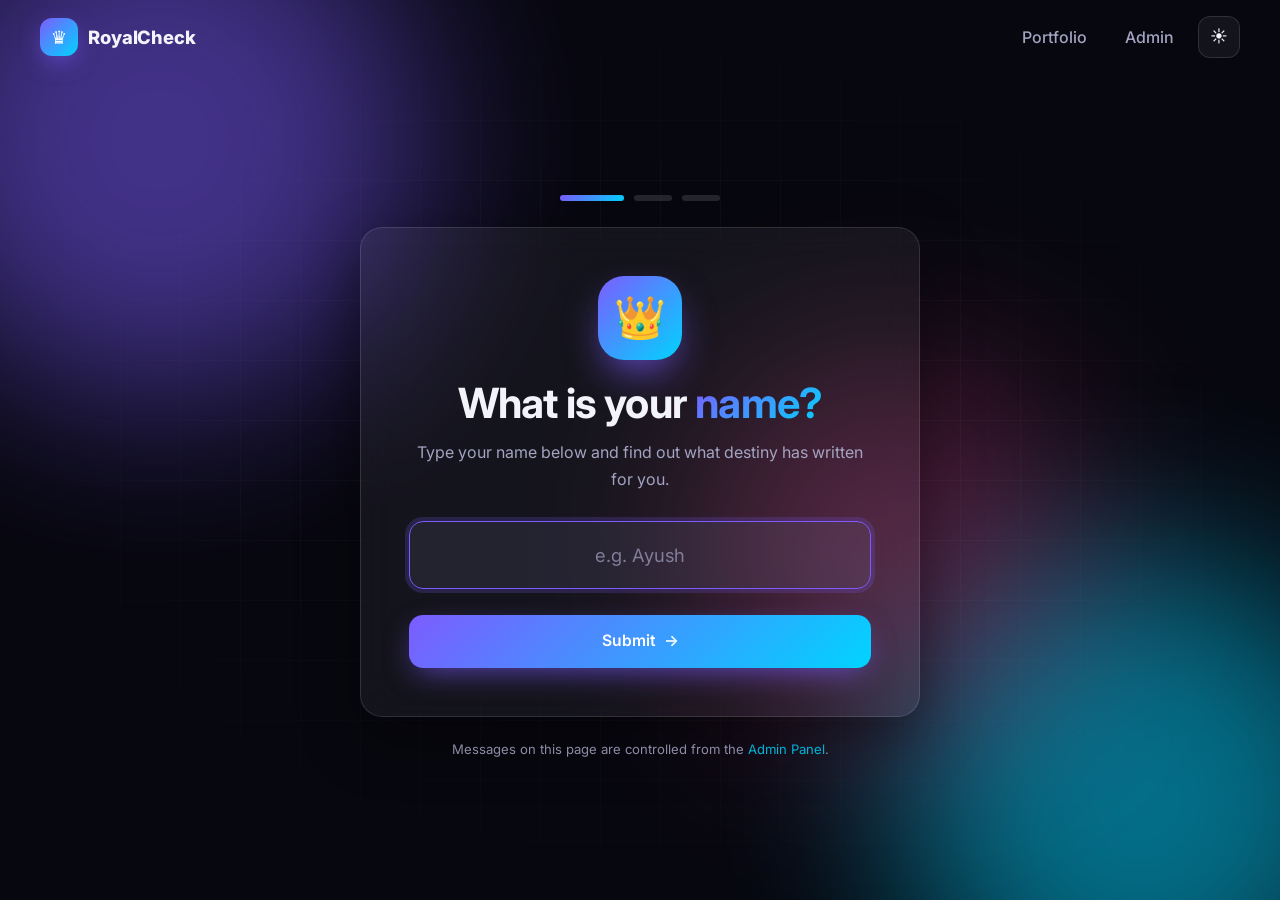
<file: index.html>
<!DOCTYPE html>
<html lang="en" data-theme="dark">
<head>
  <meta charset="UTF-8">
  <meta name="viewport" content="width=device-width, initial-scale=1">
  <title>RoyalCheck — Are you a King?</title>
  <meta name="description" content="Enter your name and discover your destiny.">
  <link rel="preconnect" href="https://fonts.googleapis.com">
  <link rel="preconnect" href="https://fonts.gstatic.com" crossorigin>
  <link href="https://fonts.googleapis.com/css2?family=Inter:wght@400;500;600;700;800&display=swap" rel="stylesheet">
  <link rel="stylesheet" href="style.css">
</head>
<body>
  <div class="aurora"><i></i><i></i><i></i></div>
  <div class="grid-bg"></div>
  <canvas id="fx"></canvas>
 
  <header class="topbar">
    <a class="brand" href="index.html"><span class="brand-mark">♛</span><span>RoyalCheck</span></a>
    <nav>
      <a href="portfolio.html" class="hide-sm">Portfolio</a>
      <a href="admin.html" class="hide-sm">Admin</a>
      <button id="themeBtn" class="icon-btn" aria-label="Toggle light or dark theme">☀️</button>
    </nav>
  </header>
 
  <main class="stage">
    <div class="stage-inner">
      <div class="steps" aria-hidden="true"><span class="on"></span><span></span><span></span></div>
 
      <!-- STEP 1: NAME -->
      <section id="stepName" class="panel glass active" aria-labelledby="t1">
        <div class="crest">👑</div>
        <h1 id="t1">What is your <span class="grad-text">name?</span></h1>
        <p class="sub">Type your name below and find out what destiny has written for you.</p>
        <form id="nameForm" novalidate>
          <div class="input-wrap">
            <input id="nameInput" type="text" maxlength="30" placeholder="e.g. Ayush" autocomplete="off" aria-label="Your name" autofocus>
          </div>
          <div class="err" id="nameErr" role="alert"></div>
          <button class="btn btn-primary btn-block" type="submit">Submit &nbsp;→</button>
        </form>
      </section>
 
      <!-- STEP 2: CHOICE -->
      <section id="stepChoice" class="panel glass" aria-labelledby="t2">
        <h1 id="t2">Choose your <span class="grad-text">destiny</span></h1>
        <p class="sub">Pick the statement that feels right.</p>
        <div class="choices">
          <button class="choice king" id="btnKing" type="button">
            <span class="em">👑</span>
            <span><b id="kingLabel">… is a King</b><small>Rule with wealth &amp; wisdom</small></span>
            <span class="arrow">→</span>
          </button>
          <button class="choice poor" id="btnPoor" type="button">
            <span class="em">🌱</span>
            <span><b id="poorLabel">… is Poor</b><small>Rich in dreams, humble in start</small></span>
            <span class="arrow">→</span>
          </button>
        </div>
        <button class="link-btn" id="backBtn" type="button">← Change name</button>
      </section>
 
      <!-- STEP 3: RESULT -->
      <section id="stepResult" class="panel glass result" data-kind="king" aria-live="polite">
        <span class="big-em" id="resEmoji">👑</span><br>
        <span class="badge" id="resBadge">King</span>
        <h2 id="resTitle"></h2>
        <p class="msg" id="resMsg"></p>
        <div class="actions">
          <button class="btn btn-primary" id="againBtn" type="button">↺ Try another name</button>
          <button class="btn btn-ghost" id="copyBtn" type="button">⧉ Copy message</button>
          <a class="btn btn-ghost" href="portfolio.html">View portfolio</a>
        </div>
      </section>
 
      <p class="foot-note">Messages on this page are controlled from the <a href="admin.html" style="color:var(--accent2)">Admin Panel</a>.</p>
    </div>
  </main>
 
  <div id="toasts"></div>
  <script src="store.js"></script>
  <script src="home.js"></script>
</body>
</html>
</file>
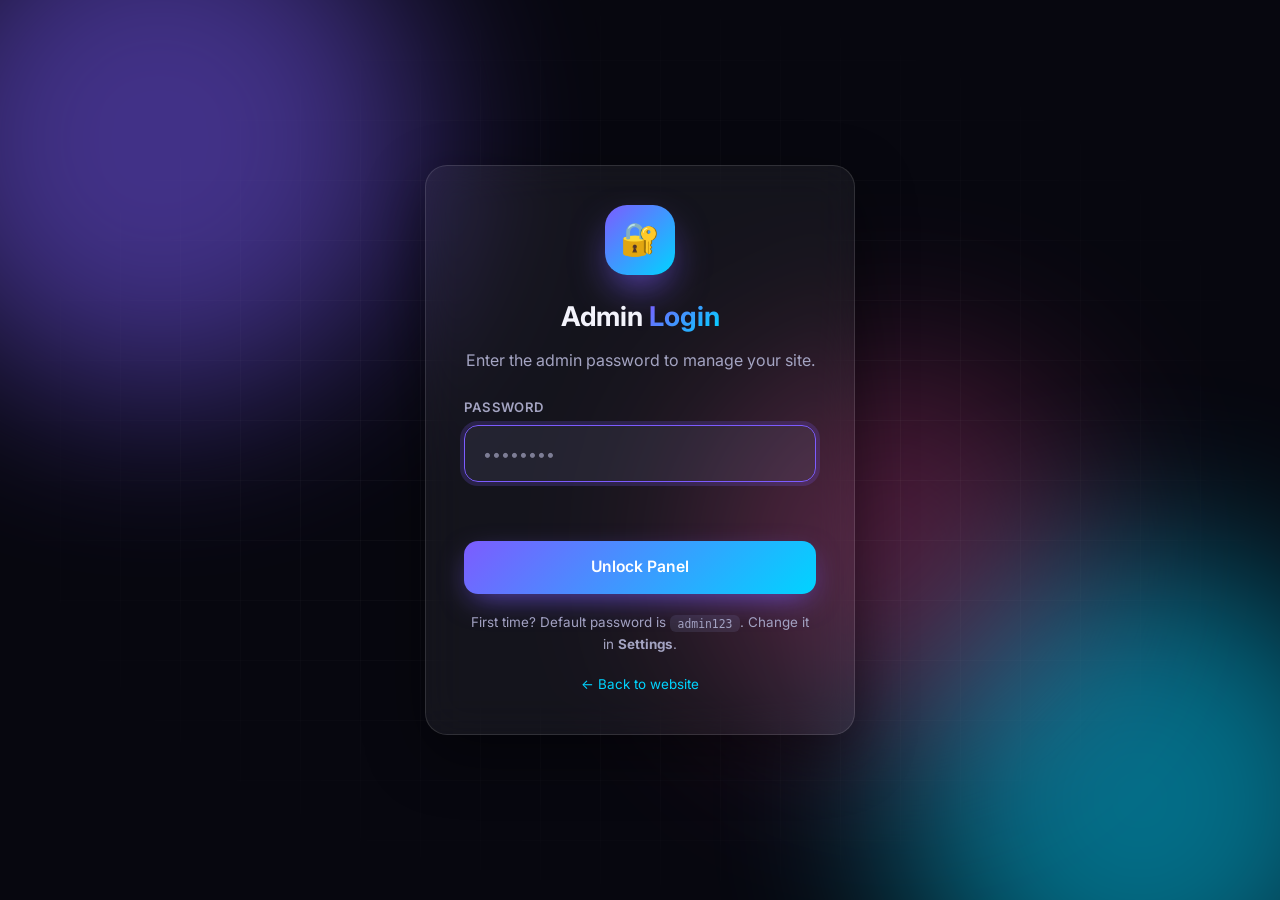
<file: admin.html>
<!DOCTYPE html>
<html lang="en" data-theme="dark">
<head>
  <meta charset="UTF-8">
  <meta name="viewport" content="width=device-width, initial-scale=1">
  <title>Admin Panel — RoyalCheck</title>
  <meta name="robots" content="noindex,nofollow">
  <link rel="preconnect" href="https://fonts.googleapis.com">
  <link rel="preconnect" href="https://fonts.gstatic.com" crossorigin>
  <link href="https://fonts.googleapis.com/css2?family=Inter:wght@400;500;600;700;800&display=swap" rel="stylesheet">
  <link rel="stylesheet" href="style.css">
</head>
<body>
  <div class="aurora"><i></i><i></i><i></i></div>
  <div class="grid-bg"></div>
 
  <!-- ================= LOGIN ================= -->
  <div class="login-wrap" id="loginView">
    <div class="login-card glass">
      <div class="crest">🔐</div>
      <h1>Admin <span class="grad-text">Login</span></h1>
      <p style="color:var(--muted)">Enter the admin password to manage your site.</p>
      <form id="loginForm" novalidate>
        <label class="field"><span>PASSWORD</span>
          <input type="password" id="loginPw" placeholder="••••••••" autocomplete="current-password" autofocus>
        </label>
        <div class="err" id="loginErr" role="alert"></div>
        <button class="btn btn-primary btn-block" type="submit">Unlock Panel</button>
      </form>
      <p class="hint">First time? Default password is <code>admin123</code>. Change it in <b>Settings</b>.</p>
      <p class="hint"><a href="index.html" style="color:var(--accent2)">← Back to website</a></p>
    </div>
  </div>
 
  <!-- ================= APP ================= -->
  <div id="appView" hidden>
    <div class="mobile-tabs" id="mobileTabs"></div>
    <div class="admin-shell">
      <aside class="sidebar" id="sidebar">
        <a class="brand" href="index.html"><span class="brand-mark">♛</span><span>RoyalCheck</span></a>
        <button class="tab-btn on" data-tab="subs">📊 &nbsp;Submissions</button>
        <button class="tab-btn" data-tab="msgs">💬 &nbsp;Messages</button>
        <button class="tab-btn" data-tab="port">🧑‍💻 &nbsp;Portfolio</button>
        <button class="tab-btn" data-tab="sett">⚙️ &nbsp;Settings</button>
        <div class="spacer"></div>
        <a class="tab-btn" href="index.html" target="_blank">🌐 &nbsp;View Website</a>
        <a class="tab-btn" href="portfolio.html" target="_blank">🎨 &nbsp;View Portfolio</a>
        <button class="tab-btn" id="logoutBtn">🚪 &nbsp;Log out</button>
      </aside>
 
      <main class="admin-main">
        <div class="admin-head">
          <div><h1 id="paneTitle">Submissions</h1><p id="paneSub">Everything visitors have entered.</p></div>
          <button id="themeBtn" class="icon-btn" aria-label="Toggle theme">☀️</button>
        </div>
 
        <!-- ===== SUBMISSIONS ===== -->
        <section class="tab-pane on" id="pane-subs">
          <div class="kpis">
            <div class="kpi glass"><small>Total entries</small><strong id="kTotal">0</strong></div>
            <div class="kpi glass"><small>👑 Kings</small><strong id="kKing" style="color:var(--gold)">0</strong></div>
            <div class="kpi glass"><small>🌱 Poor</small><strong id="kPoor" style="color:var(--teal)">0</strong></div>
            <div class="kpi glass"><small>Split</small><div class="bar"><i class="k" id="barK" style="width:0"></i><i class="p" id="barP" style="width:0"></i></div></div>
          </div>
          <div class="card glass">
            <div class="toolbar">
              <input type="search" id="subSearch" placeholder="🔎 Search by name…">
              <select id="subFilter"><option value="all">All choices</option><option value="king">Kings only</option><option value="poor">Poor only</option></select>
              <button class="btn btn-ghost btn-sm" id="exportCsv">⬇ Export CSV</button>
              <button class="btn btn-danger btn-sm" id="clearSubs">🗑 Clear all</button>
            </div>
            <div class="table-wrap">
              <table>
                <thead><tr><th>#</th><th>Name</th><th>Choice</th><th>Date &amp; time</th><th></th></tr></thead>
                <tbody id="subBody"></tbody>
              </table>
              <div class="empty" id="subEmpty" hidden>No submissions yet. Share your website and entries will appear here ✨</div>
            </div>
          </div>
        </section>
 
        <!-- ===== MESSAGES ===== -->
        <section class="tab-pane" id="pane-msgs">
          <p class="hint" style="margin:0 0 1.2rem">Use <span class="code">{name}</span> anywhere in the title or message — it is replaced with the visitor's name. Use a new line for line breaks.</p>
          <div class="two-col">
            <div class="card glass">
              <h3>👑 &quot;He is a King&quot; message</h3>
              <p class="desc">Shown when the visitor picks King.</p>
              <div class="form-grid">
                <label class="field"><span>EMOJI</span><input id="king-emoji" maxlength="4"></label>
                <label class="field full"><span>TITLE</span><input id="king-title"></label>
                <label class="field full"><span>MESSAGE</span><textarea id="king-text" rows="6"></textarea></label>
              </div>
              <div class="preview-box"><div class="pe" id="pv-king-e"></div><h4 id="pv-king-t"></h4><p id="pv-king-m"></p></div>
            </div>
            <div class="card glass">
              <h3>🌱 &quot;He is Poor&quot; message</h3>
              <p class="desc">Shown when the visitor picks Poor.</p>
              <div class="form-grid">
                <label class="field"><span>EMOJI</span><input id="poor-emoji" maxlength="4"></label>
                <label class="field full"><span>TITLE</span><input id="poor-title"></label>
                <label class="field full"><span>MESSAGE</span><textarea id="poor-text" rows="6"></textarea></label>
              </div>
              <div class="preview-box"><div class="pe" id="pv-poor-e"></div><h4 id="pv-poor-t"></h4><p id="pv-poor-m"></p></div>
            </div>
          </div>
          <div class="save-bar glass">
            <label class="field" style="flex-direction:row;align-items:center;gap:.6rem;margin-right:auto"><span>Preview name</span><input id="pvName" value="Ayush" style="width:140px;padding:.5rem .8rem"></label>
            <button class="btn btn-ghost" id="resetMsgs">Restore defaults</button>
            <button class="btn btn-primary" id="saveMsgs">💾 Save messages</button>
          </div>
        </section>
 
        <!-- ===== PORTFOLIO ===== -->
        <section class="tab-pane" id="pane-port">
          <div class="card glass">
            <h3>👤 Profile</h3><p class="desc">Main details shown in the hero and about sections.</p>
            <div class="form-grid">
              <label class="field"><span>FULL NAME</span><input data-path="portfolio.name"></label>
              <label class="field"><span>PHOTO URL (optional)</span><input data-path="portfolio.photo" placeholder="https://…/me.jpg"></label>
              <label class="field full"><span>ROLES (comma separated — typed animation)</span><input data-path="portfolio.roles"></label>
              <label class="field full"><span>TAGLINE</span><input data-path="portfolio.tagline"></label>
              <label class="field full"><span>ABOUT ME (blank line = new paragraph)</span><textarea data-path="portfolio.about" rows="6"></textarea></label>
              <label class="field"><span>RESUME / CV LINK</span><input data-path="portfolio.resume" placeholder="https://…/resume.pdf"></label>
            </div>
          </div>
          <div class="card glass">
            <h3>📞 Contact details</h3><p class="desc">These appear in the Contact section and footer.</p>
            <div class="form-grid">
              <label class="field"><span>EMAIL</span><input type="email" data-path="portfolio.email"></label>
              <label class="field"><span>PHONE</span><input data-path="portfolio.phone"></label>
              <label class="field"><span>LOCATION</span><input data-path="portfolio.location"></label>
              <label class="field"><span>WEBSITE</span><input data-path="portfolio.website"></label>
              <label class="field"><span>GITHUB</span><input data-path="portfolio.socials.github"></label>
              <label class="field"><span>LINKEDIN</span><input data-path="portfolio.socials.linkedin"></label>
              <label class="field"><span>TWITTER / X</span><input data-path="portfolio.socials.twitter"></label>
              <label class="field"><span>INSTAGRAM</span><input data-path="portfolio.socials.instagram"></label>
            </div>
          </div>
          <div class="card glass"><h3>📈 Stats</h3><p class="desc">Animated counters (value + suffix like +).</p><div id="ed-stats"></div><button class="btn btn-ghost btn-sm" id="add-stats">＋ Add stat</button></div>
          <div class="card glass"><h3>🛠 Skills</h3><p class="desc">Level is 0–100.</p><div id="ed-skills"></div><button class="btn btn-ghost btn-sm" id="add-skills">＋ Add skill</button></div>
          <div class="card glass"><h3>💼 Experience</h3><p class="desc">Shown on the timeline.</p><div id="ed-experience"></div><button class="btn btn-ghost btn-sm" id="add-experience">＋ Add experience</button></div>
          <div class="card glass"><h3>🚀 Projects</h3><p class="desc">Cards with hover tilt effect.</p><div id="ed-projects"></div><button class="btn btn-ghost btn-sm" id="add-projects">＋ Add project</button></div>
          <div class="save-bar glass">
            <a class="btn btn-ghost" href="portfolio.html" target="_blank">Preview ↗</a>
            <button class="btn btn-primary" id="savePort">💾 Save portfolio</button>
          </div>
        </section>
 
        <!-- ===== SETTINGS ===== -->
        <section class="tab-pane" id="pane-sett">
          <div class="two-col">
            <div class="card glass">
              <h3>🔑 Change password</h3><p class="desc">Minimum 6 characters.</p>
              <form id="pwForm" class="form-grid" novalidate>
                <label class="field full"><span>CURRENT PASSWORD</span><input type="password" id="pwOld" autocomplete="current-password"></label>
                <label class="field full"><span>NEW PASSWORD</span><input type="password" id="pwNew" autocomplete="new-password"></label>
                <label class="field full"><span>CONFIRM NEW PASSWORD</span><input type="password" id="pwNew2" autocomplete="new-password"></label>
                <div class="full"><button class="btn btn-primary" type="submit">Update password</button></div>
              </form>
            </div>
            <div class="card glass">
              <h3>💾 Backup &amp; restore</h3><p class="desc">Data lives in this browser. Export a backup to move it elsewhere.</p>
              <div style="display:grid;gap:.8rem">
                <button class="btn btn-ghost" id="exportJson">⬇ Download backup (.json)</button>
                <label class="btn btn-ghost" style="cursor:pointer">⬆ Import backup<input type="file" id="importJson" accept="application/json" hidden></label>
                <button class="btn btn-danger" id="resetAll">⚠ Reset everything</button>
              </div>
            </div>
          </div>
          <p class="hint">Note: this panel has no server, so protection is only a convenience lock for the browser — anyone with access to this device can bypass it.</p>
        </section>
      </main>
    </div>
  </div>
 
  <div id="toasts"></div>
  <script src="store.js"></script>
  <script src="admin.js"></script>
</body>
</html>
</file>
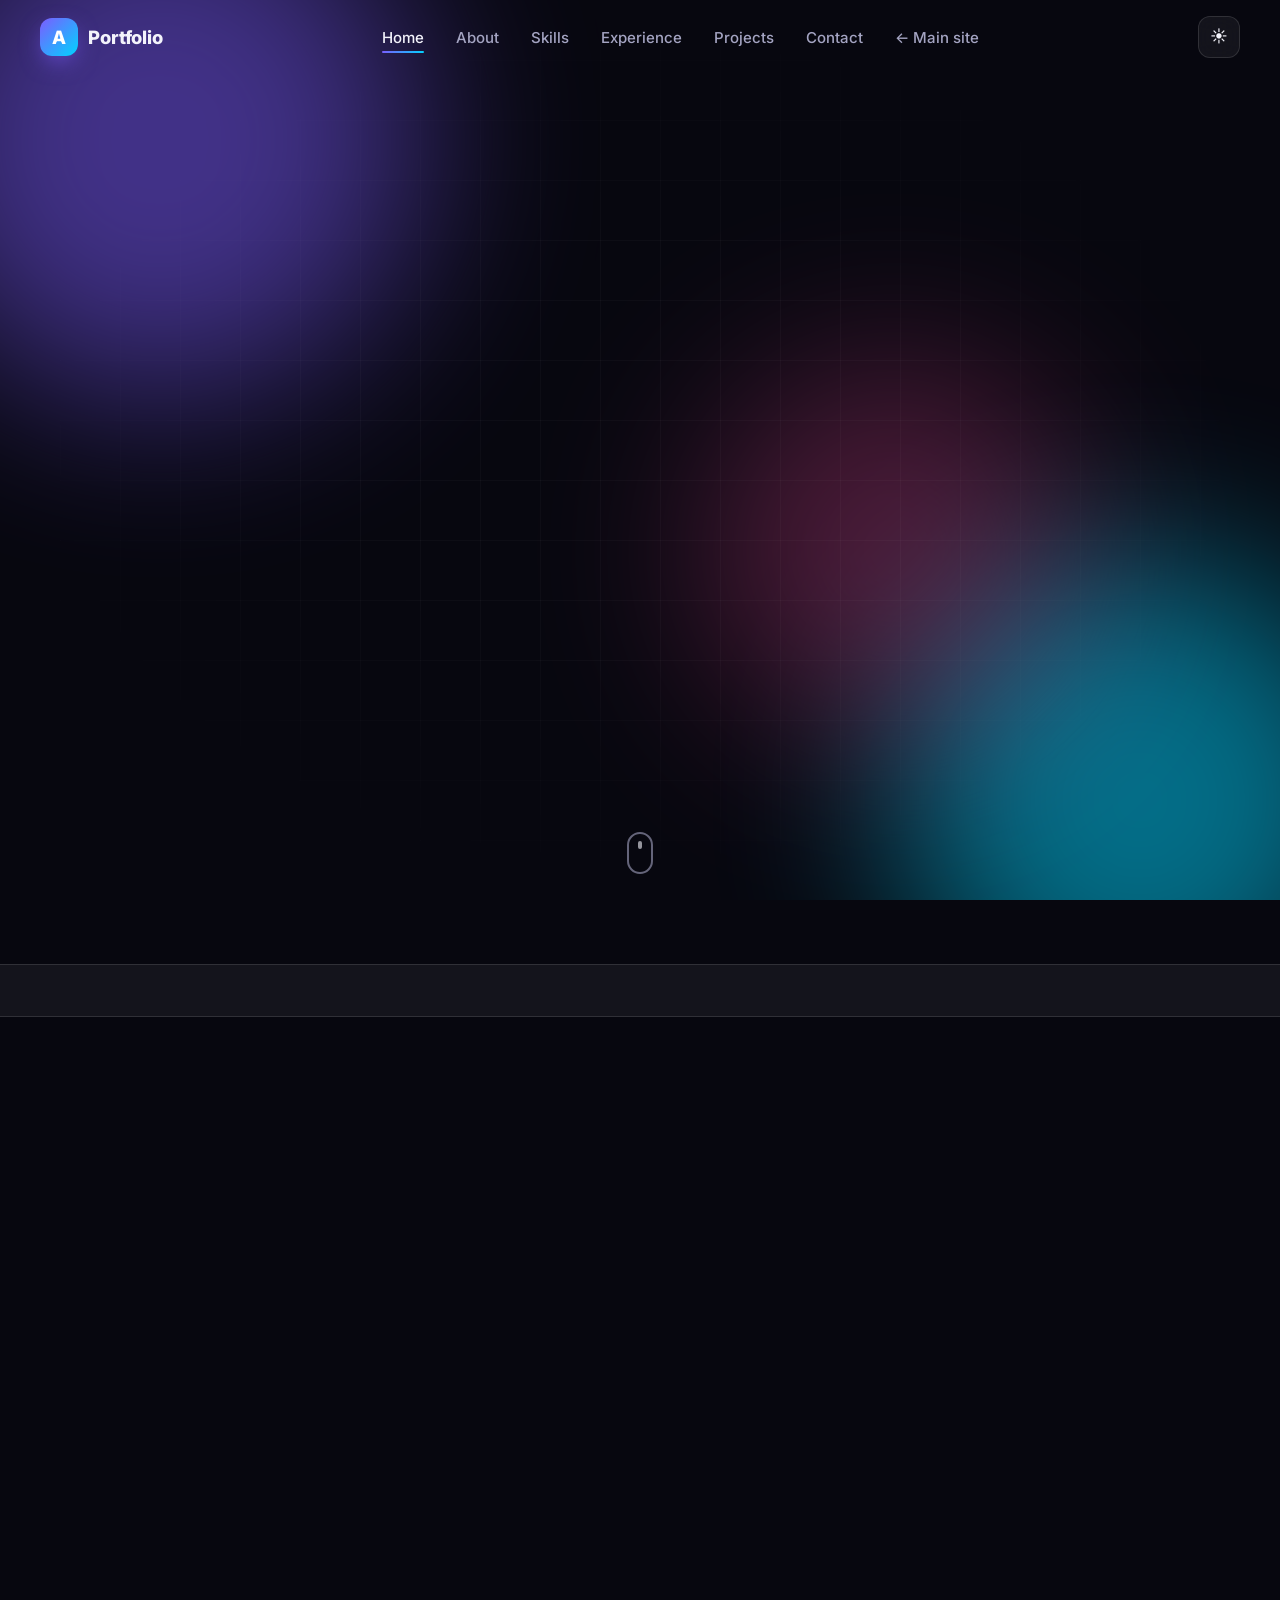
<file: portfolio.html>
<!DOCTYPE html>
<html lang="en" data-theme="dark">
<head>
  <meta charset="UTF-8">
  <meta name="viewport" content="width=device-width, initial-scale=1">
  <title>Portfolio</title>
  <meta name="description" content="Personal portfolio">
  <link rel="preconnect" href="https://fonts.googleapis.com">
  <link rel="preconnect" href="https://fonts.gstatic.com" crossorigin>
  <link href="https://fonts.googleapis.com/css2?family=Inter:wght@400;500;600;700;800&display=swap" rel="stylesheet">
  <link rel="stylesheet" href="style.css">
</head>
<body>
  <div id="progress"></div>
  <div class="aurora"><i></i><i></i><i></i></div>
  <div class="grid-bg"></div>
  <canvas id="particles"></canvas>
 
  <nav class="p-nav" id="nav">
    <a class="brand" href="#home"><span class="brand-mark" id="navMark">A</span><span id="navName">Portfolio</span></a>
    <ul id="navList">
      <li><a href="#home" class="on">Home</a></li>
      <li><a href="#about">About</a></li>
      <li><a href="#skills">Skills</a></li>
      <li><a href="#experience">Experience</a></li>
      <li><a href="#projects">Projects</a></li>
      <li><a href="#contact">Contact</a></li>
      <li><a href="index.html">← Main site</a></li>
    </ul>
    <div style="display:flex;gap:.6rem">
      <button id="themeBtn" class="icon-btn" aria-label="Toggle theme">☀️</button>
      <button id="burger" class="icon-btn burger" aria-label="Open menu">☰</button>
    </div>
  </nav>
 
  <!-- HERO -->
  <header class="hero" id="home">
    <div class="container hero-grid">
      <div>
        <div class="hello reveal"><span class="dot"></span> Available for new projects</div>
        <h1 class="reveal" style="--d:.1s">Hi, I'm <span class="grad-text" id="heroName"></span></h1>
        <div class="typed reveal" style="--d:.2s"><span id="typed"></span><span class="caret"></span></div>
        <p class="tagline reveal" style="--d:.3s" id="heroTag"></p>
        <div class="cta reveal" style="--d:.4s">
          <a class="btn btn-primary" href="#contact">Hire me ✉</a>
          <a class="btn btn-ghost" href="#projects">View my work</a>
          <a class="btn btn-ghost" id="resumeBtn" href="#" target="_blank" rel="noopener" hidden>Résumé ⬇</a>
        </div>
        <div class="socials reveal" style="--d:.5s" id="heroSocials"></div>
      </div>
      <div class="reveal zoom" style="--d:.3s">
        <div class="avatar-wrap" id="parallaxAvatar">
          <div class="avatar" id="avatar"></div>
          <span class="float-chip c1">⚡ Fast</span>
          <span class="float-chip c2">🎨 Creative</span>
          <span class="float-chip c3">🚀 Reliable</span>
        </div>
      </div>
    </div>
    <div class="scroll-hint" aria-hidden="true"></div>
  </header>
 
  <div class="marquee" aria-hidden="true"><div class="marquee-track" id="marquee"></div></div>
 
  <!-- ABOUT -->
  <section class="sec" id="about">
    <div class="container">
      <div class="sec-head reveal"><span class="eyebrow">About me</span><h2>Designer, developer &amp; <span class="grad-text">dreamer</span></h2></div>
      <div class="about-grid">
        <div class="about-text reveal left">
          <div id="aboutText"></div>
          <div class="info-list" id="infoList"></div>
        </div>
        <div class="stats" id="stats"></div>
      </div>
    </div>
  </section>
 
  <!-- SKILLS -->
  <section class="sec" id="skills">
    <div class="container">
      <div class="sec-head reveal"><span class="eyebrow">What I do best</span><h2>My <span class="grad-text">skills</span></h2><p>Tools and talents I use every day to bring ideas to life.</p></div>
      <div class="skills-grid" id="skillsGrid"></div>
    </div>
  </section>
 
  <!-- EXPERIENCE -->
  <section class="sec" id="experience">
    <div class="container">
      <div class="sec-head reveal"><span class="eyebrow">My journey</span><h2>Work <span class="grad-text">experience</span></h2></div>
      <div class="timeline" id="timeline"></div>
    </div>
  </section>
 
  <!-- PROJECTS -->
  <section class="sec" id="projects">
    <div class="container">
      <div class="sec-head reveal"><span class="eyebrow">Selected work</span><h2>Featured <span class="grad-text">projects</span></h2><p>A few things I'm proud of. Hover the cards to explore.</p></div>
      <div class="projects" id="projectGrid"></div>
    </div>
  </section>
 
  <!-- CONTACT -->
  <section class="sec" id="contact">
    <div class="container">
      <div class="sec-head reveal"><span class="eyebrow">Get in touch</span><h2>Let's build something <span class="grad-text">great</span></h2><p>Have a project or an idea? Send a message — I reply fast.</p></div>
      <div class="contact-grid">
        <div class="contact-cards" id="contactCards"></div>
        <form class="contact-form glass reveal right" id="contactForm" novalidate>
          <label class="field"><span>YOUR NAME</span><input id="cfName" placeholder="John Doe"></label>
          <label class="field"><span>YOUR EMAIL</span><input id="cfEmail" type="email" placeholder="john@email.com"></label>
          <label class="field"><span>MESSAGE</span><textarea id="cfMsg" rows="5" placeholder="Tell me about your project…"></textarea></label>
          <button class="btn btn-primary" type="submit">Send message ➤</button>
          <div class="err" id="cfErr"></div>
        </form>
      </div>
    </div>
  </section>
 
  <footer class="p-footer" id="footer"></footer>
  <button id="toTop" aria-label="Back to top">↑</button>
 
  <div id="toasts"></div>
  <script src="store.js"></script>
  <script src="portfolio.js"></script>
</body>
</html>
</file>
<file: style.css>
/* ==========================================================
   RoyalCheck — shared stylesheet (home, admin, portfolio)
   ========================================================== */
:root{
  --bg:#07070f; --bg2:#0d0d1b; --card:rgba(255,255,255,.055); --card-solid:#12121f;
  --border:rgba(255,255,255,.12); --text:#f3f3fb; --muted:#a4a4c2;
  --accent:#7c5cff; --accent2:#00d4ff; --gold:#ffc83d; --teal:#2dd4bf;
  --danger:#ff5c7a; --ok:#34d399; --shadow:0 20px 60px rgba(0,0,0,.45);
  --radius:22px; --grad:linear-gradient(135deg,var(--accent),var(--accent2));
  --ease:cubic-bezier(.2,.8,.2,1);
}
[data-theme="light"]{
  --bg:#f4f4fb; --bg2:#ffffff; --card:rgba(255,255,255,.78); --card-solid:#ffffff;
  --border:rgba(30,30,80,.12); --text:#14142b; --muted:#5a5a7a;
  --shadow:0 20px 50px rgba(60,60,120,.16);
}
*{box-sizing:border-box;margin:0;padding:0}
[hidden]{display:none!important}
html{scroll-behavior:smooth}
body{
  font-family:'Inter','Segoe UI',system-ui,-apple-system,sans-serif;
  background:var(--bg);color:var(--text);line-height:1.65;min-height:100vh;
  overflow-x:hidden;-webkit-font-smoothing:antialiased;transition:background .4s,color .4s;
}
a{color:inherit;text-decoration:none}
button{font:inherit;color:inherit;cursor:pointer;border:0;background:none}
img{max-width:100%;display:block}
::selection{background:var(--accent);color:#fff}
:focus-visible{outline:2px solid var(--accent2);outline-offset:3px}
 
/* ---------- Animated background ---------- */
.aurora{position:fixed;inset:0;z-index:-2;overflow:hidden;background:var(--bg)}
.aurora i{position:absolute;border-radius:50%;filter:blur(90px);opacity:.5;animation:float 18s ease-in-out infinite}
.aurora i:nth-child(1){width:520px;height:520px;background:var(--accent);top:-120px;left:-100px}
.aurora i:nth-child(2){width:480px;height:480px;background:var(--accent2);bottom:-140px;right:-100px;animation-delay:-6s}
.aurora i:nth-child(3){width:380px;height:380px;background:#ff4fa3;top:40%;left:55%;opacity:.28;animation-delay:-11s}
[data-theme="light"] .aurora i{opacity:.25}
.grid-bg{position:fixed;inset:0;z-index:-1;pointer-events:none;
  background-image:linear-gradient(var(--border) 1px,transparent 1px),linear-gradient(90deg,var(--border) 1px,transparent 1px);
  background-size:60px 60px;opacity:.25;
  -webkit-mask-image:radial-gradient(ellipse at center,#000 30%,transparent 75%);mask-image:radial-gradient(ellipse at center,#000 30%,transparent 75%)}
@keyframes float{0%,100%{transform:translate(0,0) scale(1)}33%{transform:translate(60px,40px) scale(1.1)}66%{transform:translate(-40px,70px) scale(.95)}}
#fx{position:fixed;inset:0;z-index:50;pointer-events:none}
 
/* ---------- Buttons ---------- */
.btn{display:inline-flex;align-items:center;justify-content:center;gap:.55rem;padding:.85rem 1.5rem;border-radius:14px;
  font-weight:600;font-size:.98rem;transition:transform .25s var(--ease),box-shadow .25s,background .25s,opacity .2s;position:relative;overflow:hidden}
.btn:hover{transform:translateY(-2px)}
.btn:active{transform:translateY(0) scale(.98)}
.btn:disabled{opacity:.5;cursor:not-allowed}
.btn-primary{background:var(--grad);color:#fff;box-shadow:0 10px 30px -8px rgba(124,92,255,.7)}
.btn-primary:hover{box-shadow:0 16px 40px -8px rgba(124,92,255,.9)}
.btn-ghost{background:var(--card);border:1px solid var(--border);backdrop-filter:blur(12px)}
.btn-ghost:hover{border-color:var(--accent)}
.btn-danger{background:rgba(255,92,122,.14);color:var(--danger);border:1px solid rgba(255,92,122,.35)}
.btn-danger:hover{background:var(--danger);color:#fff}
.btn-sm{padding:.5rem .9rem;font-size:.85rem;border-radius:10px}
.btn-block{width:100%}
.icon-btn{width:42px;height:42px;border-radius:12px;display:grid;place-items:center;background:var(--card);border:1px solid var(--border);
  backdrop-filter:blur(10px);transition:.25s;font-size:1.05rem}
.icon-btn:hover{border-color:var(--accent);transform:rotate(20deg)}
.ripple{position:absolute;border-radius:50%;background:rgba(255,255,255,.4);transform:scale(0);animation:ripple .6s linear;pointer-events:none}
@keyframes ripple{to{transform:scale(4);opacity:0}}
 
/* ---------- Forms ---------- */
.field{display:flex;flex-direction:column;gap:.4rem;text-align:left}
.field>span{font-size:.82rem;font-weight:600;color:var(--muted);letter-spacing:.03em}
input,textarea,select{width:100%;font:inherit;color:var(--text);background:rgba(127,127,170,.1);border:1.5px solid var(--border);
  border-radius:14px;padding:.9rem 1.1rem;transition:border-color .25s,box-shadow .25s,background .25s}
textarea{resize:vertical;min-height:110px}
input:focus,textarea:focus,select:focus{outline:none;border-color:var(--accent);box-shadow:0 0 0 4px rgba(124,92,255,.2);background:rgba(127,127,170,.14)}
input::placeholder,textarea::placeholder{color:var(--muted);opacity:.7}
select option{background:var(--card-solid);color:var(--text)}
.err{color:var(--danger);font-size:.88rem;min-height:1.3em;margin-top:.5rem;text-align:left}
.shake{animation:shake .45s}
@keyframes shake{20%,60%{transform:translateX(-8px)}40%,80%{transform:translateX(8px)}}
 
/* ---------- Glass card & top bar ---------- */
.glass{background:var(--card);border:1px solid var(--border);border-radius:var(--radius);backdrop-filter:blur(20px);-webkit-backdrop-filter:blur(20px);box-shadow:var(--shadow)}
.topbar{position:fixed;top:0;left:0;right:0;z-index:30;display:flex;align-items:center;justify-content:space-between;padding:1rem clamp(1rem,4vw,2.5rem)}
.brand{display:flex;align-items:center;gap:.65rem;font-weight:800;font-size:1.15rem;letter-spacing:-.01em}
.brand-mark{width:38px;height:38px;border-radius:12px;display:grid;place-items:center;background:var(--grad);color:#fff;box-shadow:0 8px 24px -6px rgba(124,92,255,.8)}
.topbar nav{display:flex;align-items:center;gap:.6rem}
.topbar nav a:not(.btn){padding:.5rem .9rem;border-radius:10px;color:var(--muted);font-weight:500;transition:.2s}
.topbar nav a:not(.btn):hover{color:var(--text);background:var(--card)}
 
/* ---------- Toasts ---------- */
#toasts{position:fixed;bottom:1.5rem;right:1.5rem;z-index:100;display:flex;flex-direction:column;gap:.6rem}
.toast{padding:.85rem 1.2rem;border-radius:14px;background:var(--card-solid);border:1px solid var(--border);box-shadow:var(--shadow);
  display:flex;align-items:center;gap:.6rem;animation:toastIn .45s var(--ease);font-size:.93rem;max-width:340px}
.toast.ok{border-left:4px solid var(--ok)} .toast.bad{border-left:4px solid var(--danger)}
.toast.out{animation:toastOut .35s forwards}
@keyframes toastIn{from{opacity:0;transform:translateX(40px)}}
@keyframes toastOut{to{opacity:0;transform:translateX(40px)}}
 
/* ==========================================================
   HOME PAGE
   ========================================================== */
.stage{min-height:100vh;display:grid;place-items:center;padding:6.5rem 1.2rem 3rem}
.stage-inner{width:min(560px,100%)}
.steps{display:flex;justify-content:center;gap:.6rem;margin-bottom:1.6rem}
.steps span{width:38px;height:6px;border-radius:99px;background:var(--border);transition:.5s var(--ease)}
.steps span.on{background:var(--grad);width:64px}
.panel{display:none;padding:clamp(1.8rem,5vw,3rem);text-align:center}
.panel.active{display:block;animation:panelIn .65s var(--ease)}
@keyframes panelIn{from{opacity:0;transform:translateY(30px) scale(.96);filter:blur(8px)}}
.crest{width:84px;height:84px;margin:0 auto 1.3rem;border-radius:26px;display:grid;place-items:center;font-size:2.6rem;
  background:var(--grad);box-shadow:0 18px 40px -10px rgba(124,92,255,.8);animation:bob 4s ease-in-out infinite}
@keyframes bob{50%{transform:translateY(-8px) rotate(-3deg)}}
.panel h1{font-size:clamp(1.9rem,5vw,2.6rem);line-height:1.15;letter-spacing:-.02em;margin-bottom:.7rem}
.panel p.sub{color:var(--muted);margin-bottom:1.8rem}
.grad-text{background:var(--grad);-webkit-background-clip:text;background-clip:text;-webkit-text-fill-color:transparent}
.input-wrap{position:relative;margin-bottom:.4rem}
.input-wrap input{font-size:1.15rem;padding:1.1rem 1.3rem;text-align:center}
.choices{display:grid;gap:1rem;margin:1.6rem 0 1rem}
.choice{position:relative;padding:1.5rem 1.4rem;border-radius:20px;text-align:left;display:flex;align-items:center;gap:1.1rem;
  background:var(--card);border:1.5px solid var(--border);transition:transform .3s var(--ease),border-color .3s,box-shadow .3s;overflow:hidden}
.choice::before{content:"";position:absolute;inset:0;opacity:0;transition:.35s}
.choice:hover{transform:translateY(-4px) scale(1.01)}
.choice:hover::before{opacity:1}
.choice>*{position:relative}
.choice .em{font-size:2.3rem;width:62px;height:62px;border-radius:18px;display:grid;place-items:center;flex:none}
.choice b{display:block;font-size:1.3rem;letter-spacing:-.01em}
.choice small{color:var(--muted);font-size:.88rem}
.choice .arrow{margin-left:auto;font-size:1.4rem;transition:.3s}
.choice:hover .arrow{transform:translateX(6px)}
.choice.king::before{background:linear-gradient(135deg,rgba(255,200,61,.18),transparent)}
.choice.king .em{background:linear-gradient(135deg,#ffc83d,#ff8a00)}
.choice.king:hover{border-color:var(--gold);box-shadow:0 18px 50px -14px rgba(255,200,61,.6)}
.choice.poor::before{background:linear-gradient(135deg,rgba(45,212,191,.18),transparent)}
.choice.poor .em{background:linear-gradient(135deg,#2dd4bf,#0ea5e9)}
.choice.poor:hover{border-color:var(--teal);box-shadow:0 18px 50px -14px rgba(45,212,191,.6)}
.link-btn{color:var(--muted);font-size:.92rem;padding:.5rem;transition:.2s}
.link-btn:hover{color:var(--text)}
.result{position:relative}
.result[data-kind="king"]{border-color:rgba(255,200,61,.5);box-shadow:0 0 0 1px rgba(255,200,61,.2),0 30px 80px -20px rgba(255,200,61,.45)}
.result[data-kind="poor"]{border-color:rgba(45,212,191,.5);box-shadow:0 0 0 1px rgba(45,212,191,.2),0 30px 80px -20px rgba(45,212,191,.4)}
.result .big-em{font-size:4.2rem;display:inline-block;animation:pop .9s var(--ease) both,bob 4s 1s ease-in-out infinite}
@keyframes pop{from{transform:scale(0) rotate(-40deg)}}
.badge{display:inline-block;padding:.35rem .95rem;border-radius:99px;font-size:.78rem;font-weight:700;letter-spacing:.12em;text-transform:uppercase;margin:.8rem 0 1rem}
.result[data-kind="king"] .badge{background:rgba(255,200,61,.16);color:var(--gold)}
.result[data-kind="poor"] .badge{background:rgba(45,212,191,.16);color:var(--teal)}
.result h2{font-size:clamp(1.7rem,4.6vw,2.4rem);line-height:1.2;letter-spacing:-.02em;margin-bottom:1rem}
.result[data-kind="king"] h2{background:linear-gradient(135deg,#ffe28a,#ffc83d,#ff9f1c);-webkit-background-clip:text;background-clip:text;-webkit-text-fill-color:transparent}
.result[data-kind="poor"] h2{background:linear-gradient(135deg,#8ff5e6,#2dd4bf,#38bdf8);-webkit-background-clip:text;background-clip:text;-webkit-text-fill-color:transparent}
.result .msg{font-size:1.12rem;color:var(--text);opacity:.92;min-height:5.5em;white-space:pre-line}
.result .msg.typing::after{content:"▍";animation:blink .8s steps(1) infinite;color:var(--accent2)}
@keyframes blink{50%{opacity:0}}
.result .actions{display:flex;gap:.7rem;justify-content:center;flex-wrap:wrap;margin-top:1.6rem}
.foot-note{text-align:center;color:var(--muted);font-size:.82rem;margin-top:1.4rem}
 
/* ==========================================================
   ADMIN PAGE
   ========================================================== */
.login-wrap{min-height:100vh;display:grid;place-items:center;padding:1.2rem}
.login-card{width:min(430px,100%);padding:2.4rem;text-align:center}
.login-card .crest{width:70px;height:70px;font-size:2rem;border-radius:22px}
.login-card h1{font-size:1.7rem;margin-bottom:.4rem}
.login-card form{display:grid;gap:1rem;margin-top:1.5rem}
.hint{font-size:.84rem;color:var(--muted);margin-top:1.1rem}
.hint code,.code{background:rgba(127,127,170,.18);padding:.1rem .45rem;border-radius:6px;font-size:.85em}
.admin-shell{display:grid;grid-template-columns:260px 1fr;min-height:100vh}
.sidebar{position:sticky;top:0;height:100vh;padding:1.4rem 1rem;display:flex;flex-direction:column;gap:.4rem;
  background:var(--card);border-right:1px solid var(--border);backdrop-filter:blur(20px)}
.sidebar .brand{padding:.4rem .6rem 1.4rem}
.tab-btn{display:flex;align-items:center;gap:.8rem;padding:.8rem 1rem;border-radius:12px;color:var(--muted);font-weight:500;text-align:left;transition:.2s;width:100%}
.tab-btn:hover{background:rgba(127,127,170,.12);color:var(--text)}
.tab-btn.on{background:var(--grad);color:#fff;box-shadow:0 10px 24px -8px rgba(124,92,255,.7)}
.sidebar .spacer{flex:1}
.admin-main{padding:clamp(1.2rem,3vw,2.4rem);max-width:1100px;width:100%}
.admin-head{display:flex;justify-content:space-between;align-items:flex-start;gap:1rem;flex-wrap:wrap;margin-bottom:1.8rem}
.admin-head h1{font-size:clamp(1.5rem,3vw,2rem);letter-spacing:-.02em}
.admin-head p{color:var(--muted)}
.tab-pane{display:none;animation:panelIn .5s var(--ease)}
.tab-pane.on{display:block}
.card{padding:1.6rem;margin-bottom:1.4rem}
.card h3{font-size:1.1rem;margin-bottom:.3rem;display:flex;align-items:center;gap:.6rem}
.card .desc{color:var(--muted);font-size:.9rem;margin-bottom:1.2rem}
.form-grid{display:grid;grid-template-columns:repeat(auto-fit,minmax(230px,1fr));gap:1rem}
.form-grid .full{grid-column:1/-1}
.two-col{display:grid;grid-template-columns:1fr 1fr;gap:1.4rem}
.kpis{display:grid;grid-template-columns:repeat(auto-fit,minmax(180px,1fr));gap:1rem;margin-bottom:1.4rem}
.kpi{padding:1.3rem;border-radius:18px}
.kpi small{color:var(--muted);font-weight:600;font-size:.8rem;letter-spacing:.06em;text-transform:uppercase}
.kpi strong{display:block;font-size:2.2rem;line-height:1.2;margin-top:.2rem}
.bar{height:10px;border-radius:99px;background:rgba(255,92,122,0);display:flex;overflow:hidden;margin-top:.8rem;background:var(--border)}
.bar i{display:block;height:100%;transition:width .8s var(--ease)}
.bar .k{background:linear-gradient(90deg,#ffc83d,#ff9f1c)} .bar .p{background:linear-gradient(90deg,#2dd4bf,#38bdf8)}
.toolbar{display:flex;flex-wrap:wrap;gap:.7rem;margin-bottom:1rem}
.toolbar input{flex:1;min-width:180px}
.toolbar select{width:auto}
.table-wrap{overflow-x:auto;border-radius:16px;border:1px solid var(--border)}
table{width:100%;border-collapse:collapse;min-width:520px}
th,td{padding:.85rem 1rem;text-align:left;font-size:.93rem}
th{font-size:.76rem;text-transform:uppercase;letter-spacing:.08em;color:var(--muted);background:rgba(127,127,170,.08)}
tr+tr td{border-top:1px solid var(--border)}
tbody tr{transition:background .2s} tbody tr:hover{background:rgba(127,127,170,.07)}
.pill{display:inline-block;padding:.2rem .7rem;border-radius:99px;font-size:.78rem;font-weight:700}
.pill.king{background:rgba(255,200,61,.16);color:var(--gold)} .pill.poor{background:rgba(45,212,191,.16);color:var(--teal)}
.empty{padding:2.6rem 1rem;text-align:center;color:var(--muted)}
.preview-box{padding:1.4rem;border-radius:18px;border:1px dashed var(--border);margin-top:1rem;text-align:center}
.preview-box .pe{font-size:2.4rem}
.preview-box h4{font-size:1.25rem;margin:.3rem 0}
.preview-box p{color:var(--muted);font-size:.95rem;white-space:pre-line}
.row-card{display:grid;grid-template-columns:repeat(auto-fit,minmax(170px,1fr));gap:.8rem;padding:1rem;border:1px solid var(--border);border-radius:16px;margin-bottom:.8rem;
  background:rgba(127,127,170,.06);position:relative;align-items:end}
.row-card .field.wide{grid-column:span 2}
.row-card .rm{align-self:end;justify-self:end}
.save-bar{position:sticky;bottom:1rem;display:flex;justify-content:flex-end;gap:.7rem;padding:.9rem 1rem;margin-top:1rem;border-radius:18px;z-index:10}
.mobile-tabs{display:none}
 
/* ==========================================================
   PORTFOLIO PAGE
   ========================================================== */
#progress{position:fixed;top:0;left:0;height:3px;width:0;background:var(--grad);z-index:60;box-shadow:0 0 12px var(--accent2)}
#particles{position:fixed;inset:0;z-index:-1;pointer-events:none}
.p-nav{position:fixed;top:0;left:0;right:0;z-index:40;padding:1rem clamp(1rem,4vw,2.5rem);display:flex;align-items:center;justify-content:space-between;transition:.4s var(--ease)}
.p-nav.scrolled{background:var(--card);backdrop-filter:blur(18px);-webkit-backdrop-filter:blur(18px);border-bottom:1px solid var(--border);padding-top:.65rem;padding-bottom:.65rem}
.p-nav ul{display:flex;gap:.2rem;list-style:none;align-items:center}
.p-nav ul a{padding:.5rem .9rem;border-radius:10px;color:var(--muted);font-weight:500;font-size:.94rem;transition:.2s;position:relative}
.p-nav ul a:hover,.p-nav ul a.on{color:var(--text)}
.p-nav ul a.on::after{content:"";position:absolute;left:.9rem;right:.9rem;bottom:2px;height:2px;border-radius:2px;background:var(--grad)}
.burger{display:none}
.container{width:min(1140px,100% - 2.4rem);margin:0 auto}
section.sec{padding:110px 0 40px}
.sec-head{text-align:center;margin-bottom:3.2rem}
.sec-head .eyebrow{display:inline-block;font-size:.78rem;font-weight:700;letter-spacing:.2em;text-transform:uppercase;color:var(--accent2);margin-bottom:.6rem}
.sec-head h2{font-size:clamp(1.9rem,4.5vw,2.8rem);letter-spacing:-.02em;line-height:1.15}
.sec-head p{color:var(--muted);max-width:560px;margin:.8rem auto 0}
.reveal{opacity:0;transform:translateY(46px);transition:opacity .9s var(--ease),transform .9s var(--ease);transition-delay:var(--d,0s)}
.reveal.left{transform:translateX(-60px)} .reveal.right{transform:translateX(60px)} .reveal.zoom{transform:scale(.85)}
.reveal.in{opacity:1;transform:none}
.hero{min-height:100vh;display:flex;align-items:center;padding:7rem 0 3rem}
.hero-grid{display:grid;grid-template-columns:1.15fr .85fr;gap:3rem;align-items:center}
.hello{display:inline-flex;align-items:center;gap:.6rem;padding:.4rem 1rem;border-radius:99px;background:var(--card);border:1px solid var(--border);font-size:.88rem;color:var(--muted);margin-bottom:1.3rem}
.hello .dot{width:8px;height:8px;border-radius:50%;background:var(--ok);box-shadow:0 0 0 0 rgba(52,211,153,.7);animation:pulse 2s infinite}
@keyframes pulse{70%{box-shadow:0 0 0 10px rgba(52,211,153,0)}100%{box-shadow:0 0 0 0 rgba(52,211,153,0)}}
.hero h1{font-size:clamp(2.6rem,7vw,5rem);line-height:1.05;letter-spacing:-.035em;font-weight:800}
.hero .typed{font-size:clamp(1.3rem,3vw,2rem);font-weight:600;margin:1rem 0;min-height:1.6em}
.hero .typed .caret{display:inline-block;width:3px;height:1.1em;background:var(--accent2);margin-left:4px;vertical-align:-.15em;animation:blink .8s steps(1) infinite}
.hero .tagline{color:var(--muted);font-size:1.12rem;max-width:520px;margin-bottom:2rem}
.hero .cta{display:flex;gap:.8rem;flex-wrap:wrap;margin-bottom:2rem}
.socials{display:flex;gap:.6rem;flex-wrap:wrap}
.socials a{width:44px;height:44px;border-radius:13px;display:grid;place-items:center;font-weight:700;font-size:.8rem;background:var(--card);border:1px solid var(--border);transition:.3s var(--ease)}
.socials a:hover{background:var(--grad);color:#fff;transform:translateY(-4px) rotate(-6deg);border-color:transparent}
.avatar-wrap{position:relative;width:min(380px,80vw);aspect-ratio:1;margin:0 auto}
.avatar-wrap::before,.avatar-wrap::after{content:"";position:absolute;inset:-14px;border-radius:50%;border:2px dashed var(--accent);opacity:.5;animation:spin 24s linear infinite}
.avatar-wrap::after{inset:-30px;border-color:var(--accent2);animation-duration:36s;animation-direction:reverse;opacity:.3}
@keyframes spin{to{transform:rotate(360deg)}}
.avatar{position:absolute;inset:0;border-radius:50%;background:var(--grad);display:grid;place-items:center;overflow:hidden;
  font-size:clamp(4rem,12vw,7rem);font-weight:800;color:#fff;box-shadow:0 30px 80px -20px rgba(124,92,255,.8);animation:bob 6s ease-in-out infinite}
.avatar img{width:100%;height:100%;object-fit:cover}
.float-chip{position:absolute;padding:.55rem 1rem;border-radius:14px;font-size:.85rem;font-weight:600;background:var(--card-solid);border:1px solid var(--border);box-shadow:var(--shadow);animation:bob 5s ease-in-out infinite}
.float-chip.c1{top:6%;right:-6%} .float-chip.c2{bottom:10%;left:-8%;animation-delay:-2s} .float-chip.c3{bottom:-2%;right:8%;animation-delay:-3.5s}
.scroll-hint{position:absolute;bottom:1.6rem;left:50%;transform:translateX(-50%);width:26px;height:42px;border:2px solid var(--muted);border-radius:20px;opacity:.6}
.scroll-hint::after{content:"";position:absolute;top:7px;left:50%;width:4px;height:8px;margin-left:-2px;border-radius:2px;background:var(--text);animation:wheel 1.8s infinite}
@keyframes wheel{to{transform:translateY(14px);opacity:0}}
.about-grid{display:grid;grid-template-columns:1fr 1fr;gap:2.4rem;align-items:center}
.about-text p{color:var(--muted);font-size:1.05rem;margin-bottom:1rem}
.info-list{display:grid;gap:.7rem;margin-top:1.4rem}
.info-list div{display:flex;gap:.8rem;align-items:center;color:var(--muted)}
.info-list b{color:var(--text);min-width:84px}
.stats{display:grid;grid-template-columns:1fr 1fr;gap:1rem}
.stat{padding:1.6rem;text-align:center;border-radius:20px}
.stat strong{font-size:2.6rem;font-weight:800;display:block;line-height:1.1}
.stat span{color:var(--muted);font-size:.92rem}
.skills-grid{display:grid;grid-template-columns:1fr 1fr;gap:1.2rem 3rem}
.skill{padding:.4rem 0}
.skill .top{display:flex;justify-content:space-between;font-weight:600;margin-bottom:.5rem}
.skill .track{height:10px;border-radius:99px;background:var(--border);overflow:hidden}
.skill .fill{height:100%;width:0;border-radius:99px;background:var(--grad);transition:width 1.6s var(--ease);position:relative}
.skill .fill::after{content:"";position:absolute;inset:0;background:linear-gradient(90deg,transparent,rgba(255,255,255,.45),transparent);transform:translateX(-100%);animation:shine 2.6s 1.6s infinite}
@keyframes shine{to{transform:translateX(100%)}}
.timeline{position:relative;max-width:820px;margin:0 auto;padding-left:2.2rem}
.timeline::before{content:"";position:absolute;left:7px;top:6px;bottom:6px;width:2px;background:linear-gradient(var(--accent),var(--accent2),transparent)}
.t-item{position:relative;padding:1.4rem 1.6rem;margin-bottom:1.4rem;border-radius:18px}
.t-item::before{content:"";position:absolute;left:calc(-2.2rem + 0px);top:1.7rem;width:16px;height:16px;border-radius:50%;background:var(--bg);border:3px solid var(--accent2);box-shadow:0 0 0 5px rgba(0,212,255,.15)}
.t-item .period{font-size:.8rem;font-weight:700;color:var(--accent2);letter-spacing:.08em;text-transform:uppercase}
.t-item h3{font-size:1.2rem;margin:.2rem 0}
.t-item .place{color:var(--muted);font-weight:500;margin-bottom:.5rem}
.t-item p{color:var(--muted);font-size:.97rem}
.projects{display:grid;grid-template-columns:repeat(auto-fit,minmax(300px,1fr));gap:1.6rem}
.project{padding:0;overflow:hidden;display:flex;flex-direction:column;transition:transform .3s var(--ease),border-color .3s;transform-style:preserve-3d;will-change:transform}
.project:hover{border-color:var(--accent)}
.project .thumb{height:170px;display:grid;place-items:center;font-size:3.2rem;font-weight:800;color:rgba(255,255,255,.92);position:relative;overflow:hidden}
.project .thumb::after{content:"";position:absolute;inset:0;background:radial-gradient(circle at 30% 20%,rgba(255,255,255,.35),transparent 55%)}
.project .body{padding:1.5rem;display:flex;flex-direction:column;gap:.6rem;flex:1}
.project .tag{font-size:.74rem;font-weight:700;letter-spacing:.1em;text-transform:uppercase;color:var(--accent2)}
.project h3{font-size:1.25rem}
.project p{color:var(--muted);font-size:.95rem;flex:1}
.project .go{font-weight:600;color:var(--accent);display:inline-flex;gap:.4rem;align-items:center;transition:.25s}
.project:hover .go{gap:.8rem}
.contact-grid{display:grid;grid-template-columns:.9fr 1.1fr;gap:1.6rem}
.contact-cards{display:grid;gap:1rem;align-content:start}
.c-card{display:flex;align-items:center;gap:1rem;padding:1.2rem 1.3rem;border-radius:18px;transition:.3s var(--ease)}
.c-card:hover{transform:translateX(6px);border-color:var(--accent)}
.c-card .ic{width:48px;height:48px;border-radius:14px;display:grid;place-items:center;background:var(--grad);color:#fff;font-size:1.3rem;flex:none}
.c-card small{color:var(--muted);display:block;font-size:.8rem}
.c-card b{word-break:break-word}
.c-card .copy{margin-left:auto}
.contact-form{padding:2rem;display:grid;gap:1rem}
.p-footer{text-align:center;color:var(--muted);padding:3rem 1rem 2.5rem;font-size:.92rem}
.p-footer a{color:var(--accent2)}
#toTop{position:fixed;right:1.4rem;bottom:1.4rem;width:48px;height:48px;border-radius:14px;background:var(--grad);color:#fff;font-size:1.2rem;
  box-shadow:0 12px 30px -8px rgba(124,92,255,.8);opacity:0;transform:translateY(20px);pointer-events:none;transition:.4s var(--ease);z-index:40}
#toTop.show{opacity:1;transform:none;pointer-events:auto}
.marquee{overflow:hidden;padding:1.6rem 0;border-block:1px solid var(--border);margin-top:4rem;background:var(--card)}
.marquee-track{display:flex;gap:3rem;width:max-content;animation:marquee 30s linear infinite;font-weight:700;font-size:1.3rem;color:var(--muted);text-transform:uppercase;letter-spacing:.08em}
.marquee-track span::after{content:"✦";margin-left:3rem;color:var(--accent)}
@keyframes marquee{to{transform:translateX(-50%)}}
 
/* ---------- Responsive ---------- */
@media(max-width:900px){
  .hero-grid,.about-grid,.contact-grid,.skills-grid,.two-col{grid-template-columns:1fr}
  .hero{text-align:center}.hero .tagline{margin-inline:auto}.hero .cta,.socials{justify-content:center}
  .avatar-wrap{order:-1;width:min(260px,70vw);margin-bottom:1.5rem}
  .float-chip{display:none}
  .admin-shell{grid-template-columns:1fr}
  .sidebar{display:none}
  .mobile-tabs{display:flex;gap:.4rem;overflow-x:auto;padding:.8rem;position:sticky;top:0;z-index:20;background:var(--card);backdrop-filter:blur(16px);border-bottom:1px solid var(--border)}
  .mobile-tabs .tab-btn{width:auto;white-space:nowrap;padding:.6rem .9rem}
  .burger{display:grid}
  .p-nav ul{position:fixed;top:0;right:0;bottom:0;width:min(280px,80vw);flex-direction:column;justify-content:center;gap:.6rem;background:var(--card-solid);
    transform:translateX(100%);transition:.45s var(--ease);box-shadow:var(--shadow);border-left:1px solid var(--border)}
  .p-nav ul.open{transform:none}
  .p-nav ul a{font-size:1.1rem}
}
@media(max-width:560px){.row-card .field.wide{grid-column:auto}.topbar nav a.hide-sm{display:none}}
@media(prefers-reduced-motion:reduce){*,*::before,*::after{animation-duration:.01ms!important;animation-iteration-count:1!important;transition-duration:.01ms!important}.reveal{opacity:1;transform:none}}
</file>
